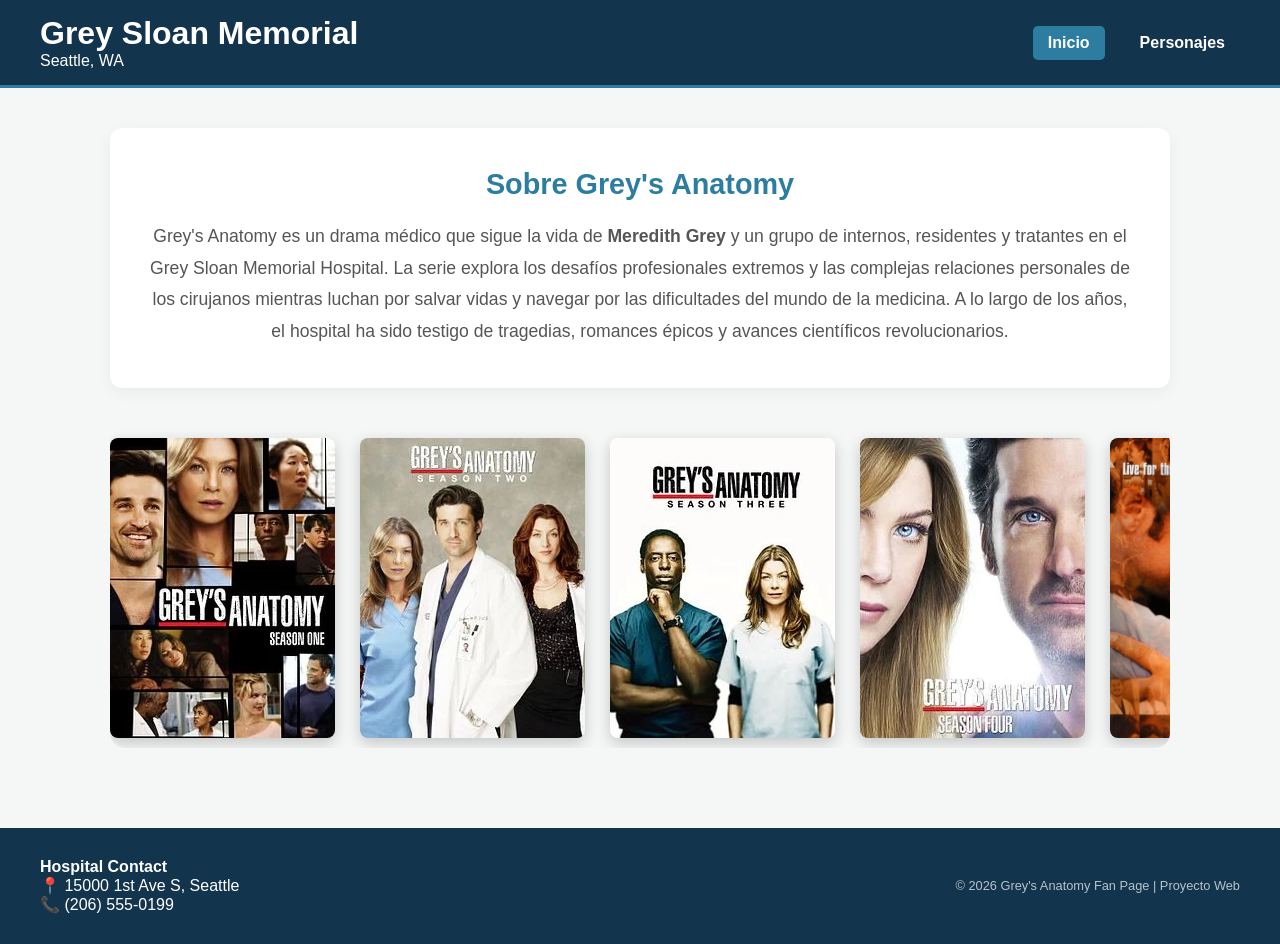
<file: Entreg adicional semana2/index.html>
<!DOCTYPE html>
<html lang="es">
<head>
    <meta charset="UTF-8">
    <meta name="viewport" content="width=device-width, initial-scale=1.0">
    <title>Grey Sloan Memorial - Inicio</title>
    <link rel="stylesheet" href="style.css">
</head>
<body>

    <header class="top-bar">
        <div class="logo">
            <h1>Grey Sloan Memorial</h1>
            <p>Seattle, WA</p>
        </div>
        <nav class="nav-menu">
            <a href="index.html" class="active">Inicio</a>
            <a href="personajes.html">Personajes</a>
        </nav>
    </header>

    <main class="main-content">
        <section class="summary-section">
            <h2>Sobre Grey's Anatomy</h2>
            <p>
                Grey's Anatomy es un drama médico que sigue la vida de <strong>Meredith Grey</strong> y un grupo de internos, residentes y tratantes en el Grey Sloan Memorial Hospital. La serie explora los desafíos profesionales extremos y las complejas relaciones personales de los cirujanos mientras luchan por salvar vidas y navegar por las dificultades del mundo de la medicina. A lo largo de los años, el hospital ha sido testigo de tragedias, romances épicos y avances científicos revolucionarios.
            </p>
        </section>

        <section class="carousel-container">
            <div class="carousel-track">
                <img src="Imagenes/temporadas/Temporada1.jpg" alt="Temporada 1">
                <img src="Imagenes/temporadas/Temporada2.jpg" alt="Temporada 2">
                <img src="Imagenes/temporadas/Temporada3.jpg" alt="Temporada 3">
                <img src="Imagenes/temporadas/Temporada4.jpg" alt="Temporada 4">
                <img src="Imagenes/temporadas/Temporada5.jpg" alt="Temporada 5">
                <img src="Imagenes/temporadas/Temporada6.jpg" alt="Temporada 6">
                <img src="Imagenes/temporadas/Temporada7.jpg" alt="Temporada 7">
                <img src="Imagenes/temporadas/Temporada8.jpg" alt="Temporada 8">
                <img src="Imagenes/temporadas/Temporada9.jpg" alt="Temporada 9">
                <img src="Imagenes/temporadas/Temporada10.jpg" alt="Temporada 10">
                <img src="Imagenes/temporadas/Temporada11.jpg" alt="Temporada 11">
                <img src="Imagenes/temporadas/Temporada12.jpg" alt="Temporada 12">
                <img src="Imagenes/temporadas/Temporada13.jpg" alt="Temporada 13">
                <img src="Imagenes/temporadas/Temporada14.jpg" alt="Temporada 14">
                <img src="Imagenes/temporadas/Temporada15.jpg" alt="Temporada 15">
                <img src="Imagenes/temporadas/Temporada16.jpg" alt="Temporada 16">
                <img src="Imagenes/temporadas/Temporada17.jpg" alt="Temporada 17">
                <img src="Imagenes/temporadas/Temporada18.jpg" alt="Temporada 18">
                <img src="Imagenes/temporadas/Temporada19.jpg" alt="Temporada 19">
                <img src="Imagenes/temporadas/Temporada20.jpg" alt="Temporada 20">
                <img src="Imagenes/temporadas/Temporada21.jpg" alt="Temporada 21">
                <img src="Imagenes/temporadas/Temporada22.jpg" alt="Temporada 22">

                <img src="Imagenes/temporadas/Temporada1.jpg" alt="Temporada 1">
                <img src="Imagenes/temporadas/Temporada2.jpg" alt="Temporada 2">
                <img src="Imagenes/temporadas/Temporada3.jpg" alt="Temporada 3">
                <img src="Imagenes/temporadas/Temporada4.jpg" alt="Temporada 4">
                <img src="Imagenes/temporadas/Temporada5.jpg" alt="Temporada 5">
                <img src="Imagenes/temporadas/Temporada6.jpg" alt="Temporada 6">
                <img src="Imagenes/temporadas/Temporada7.jpg" alt="Temporada 7">
                <img src="Imagenes/temporadas/Temporada8.jpg" alt="Temporada 8">
                <img src="Imagenes/temporadas/Temporada9.jpg" alt="Temporada 9">
                <img src="Imagenes/temporadas/Temporada10.jpg" alt="Temporada 10">
                <img src="Imagenes/temporadas/Temporada11.jpg" alt="Temporada 11">
                <img src="Imagenes/temporadas/Temporada12.jpg" alt="Temporada 12">
                <img src="Imagenes/temporadas/Temporada13.jpg" alt="Temporada 13">
                <img src="Imagenes/temporadas/Temporada14.jpg" alt="Temporada 14">
                <img src="Imagenes/temporadas/Temporada15.jpg" alt="Temporada 15">
                <img src="Imagenes/temporadas/Temporada16.jpg" alt="Temporada 16">
                <img src="Imagenes/temporadas/Temporada17.jpg" alt="Temporada 17">
                <img src="Imagenes/temporadas/Temporada18.jpg" alt="Temporada 18">
                <img src="Imagenes/temporadas/Temporada19.jpg" alt="Temporada 19">
                <img src="Imagenes/temporadas/Temporada20.jpg" alt="Temporada 20">
                <img src="Imagenes/temporadas/Temporada21.jpg" alt="Temporada 21">
                <img src="Imagenes/temporadas/Temporada22.jpg" alt="Temporada 22">
            </div>
        </section>
    </main>

    <footer class="footer">
        <div class="contact-info">
            <h4>Hospital Contact</h4>
            <p>📍 15000 1st Ave S, Seattle</p>
            <p>📞 (206) 555-0199</p>
        </div>
        <div class="footer-credits">
            <p>© 2026 Grey's Anatomy Fan Page | Proyecto Web</p>
        </div>
    </footer>

</body>
</html>
</file>
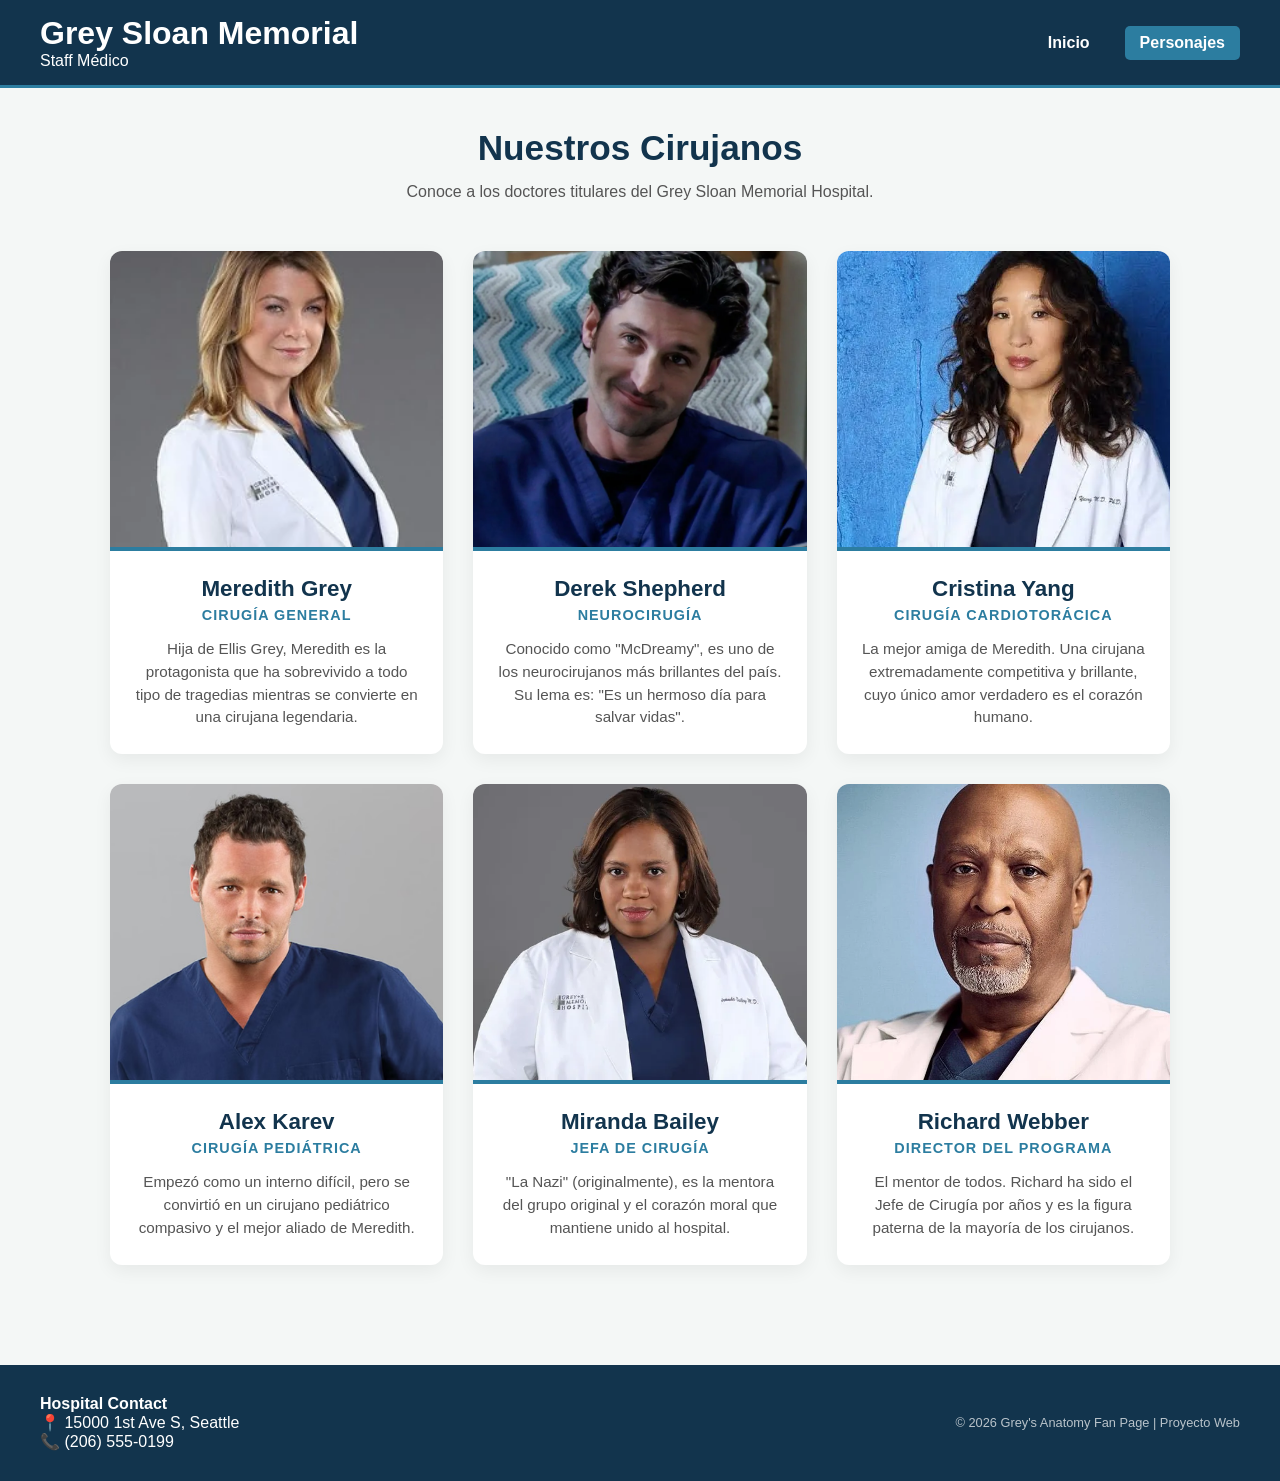
<file: Entreg adicional semana2/personajes.html>
<!DOCTYPE html>
<html lang="es">
<head>
    <meta charset="UTF-8">
    <meta name="viewport" content="width=device-width, initial-scale=1.0">
    <title>Staff Médico - Grey Sloan Memorial</title>
    <link rel="stylesheet" href="style.css">
</head>
<body>

    <header class="top-bar">
        <div class="logo">
            <h1>Grey Sloan Memorial</h1>
            <p>Staff Médico</p>
        </div>
        <nav class="nav-menu">
            <a href="index.html">Inicio</a>
            <a href="personajes.html" class="active">Personajes</a>
        </nav>
    </header>

    <main class="main-content">
        <h2 class="section-title">Nuestros Cirujanos</h2>
        <p style="text-align: center; margin-bottom: 30px; color: #555;">Conoce a los doctores titulares del Grey Sloan Memorial Hospital.</p>
        
        <div class="characters-grid">
            <div class="char-card">
                <div class="char-img meredith"></div>
                <div class="char-info">
                    <h3>Meredith Grey</h3>
                    <span class="specialty">Cirugía General</span>
                    <p>Hija de Ellis Grey, Meredith es la protagonista que ha sobrevivido a todo tipo de tragedias mientras se convierte en una cirujana legendaria.</p>
                </div>
            </div>

            <div class="char-card">
                <div class="char-img derek"></div>
                <div class="char-info">
                    <h3>Derek Shepherd</h3>
                    <span class="specialty">Neurocirugía</span>
                    <p>Conocido como "McDreamy", es uno de los neurocirujanos más brillantes del país. Su lema es: "Es un hermoso día para salvar vidas".</p>
                </div>
            </div>

            <div class="char-card">
                <div class="char-img cristina"></div>
                <div class="char-info">
                    <h3>Cristina Yang</h3>
                    <span class="specialty">Cirugía Cardiotorácica</span>
                    <p>La mejor amiga de Meredith. Una cirujana extremadamente competitiva y brillante, cuyo único amor verdadero es el corazón humano.</p>
                </div>
            </div>

            <div class="char-card">
                <div class="char-img alex"></div>
                <div class="char-info">
                    <h3>Alex Karev</h3>
                    <span class="specialty">Cirugía Pediátrica</span>
                    <p>Empezó como un interno difícil, pero se convirtió en un cirujano pediátrico compasivo y el mejor aliado de Meredith.</p>
                </div>
            </div>

            <div class="char-card">
                <div class="char-img bailey"></div>
                <div class="char-info">
                    <h3>Miranda Bailey</h3>
                    <span class="specialty">Jefa de Cirugía</span>
                    <p>"La Nazi" (originalmente), es la mentora del grupo original y el corazón moral que mantiene unido al hospital.</p>
                </div>
            </div>

            <div class="char-card">
                <div class="char-img richard"></div>
                <div class="char-info">
                    <h3>Richard Webber</h3>
                    <span class="specialty">Director del Programa</span>
                    <p>El mentor de todos. Richard ha sido el Jefe de Cirugía por años y es la figura paterna de la mayoría de los cirujanos.</p>
                </div>
            </div>
        </div>
    </main>

    <footer class="footer">
        <div class="contact-info">
            <h4>Hospital Contact</h4>
            <p>📍 15000 1st Ave S, Seattle</p>
            <p>📞 (206) 555-0199</p>
        </div>
        <div class="footer-credits">
            <p>© 2026 Grey's Anatomy Fan Page | Proyecto Web</p>
        </div>
    </footer>

</body>
</html>
</file>
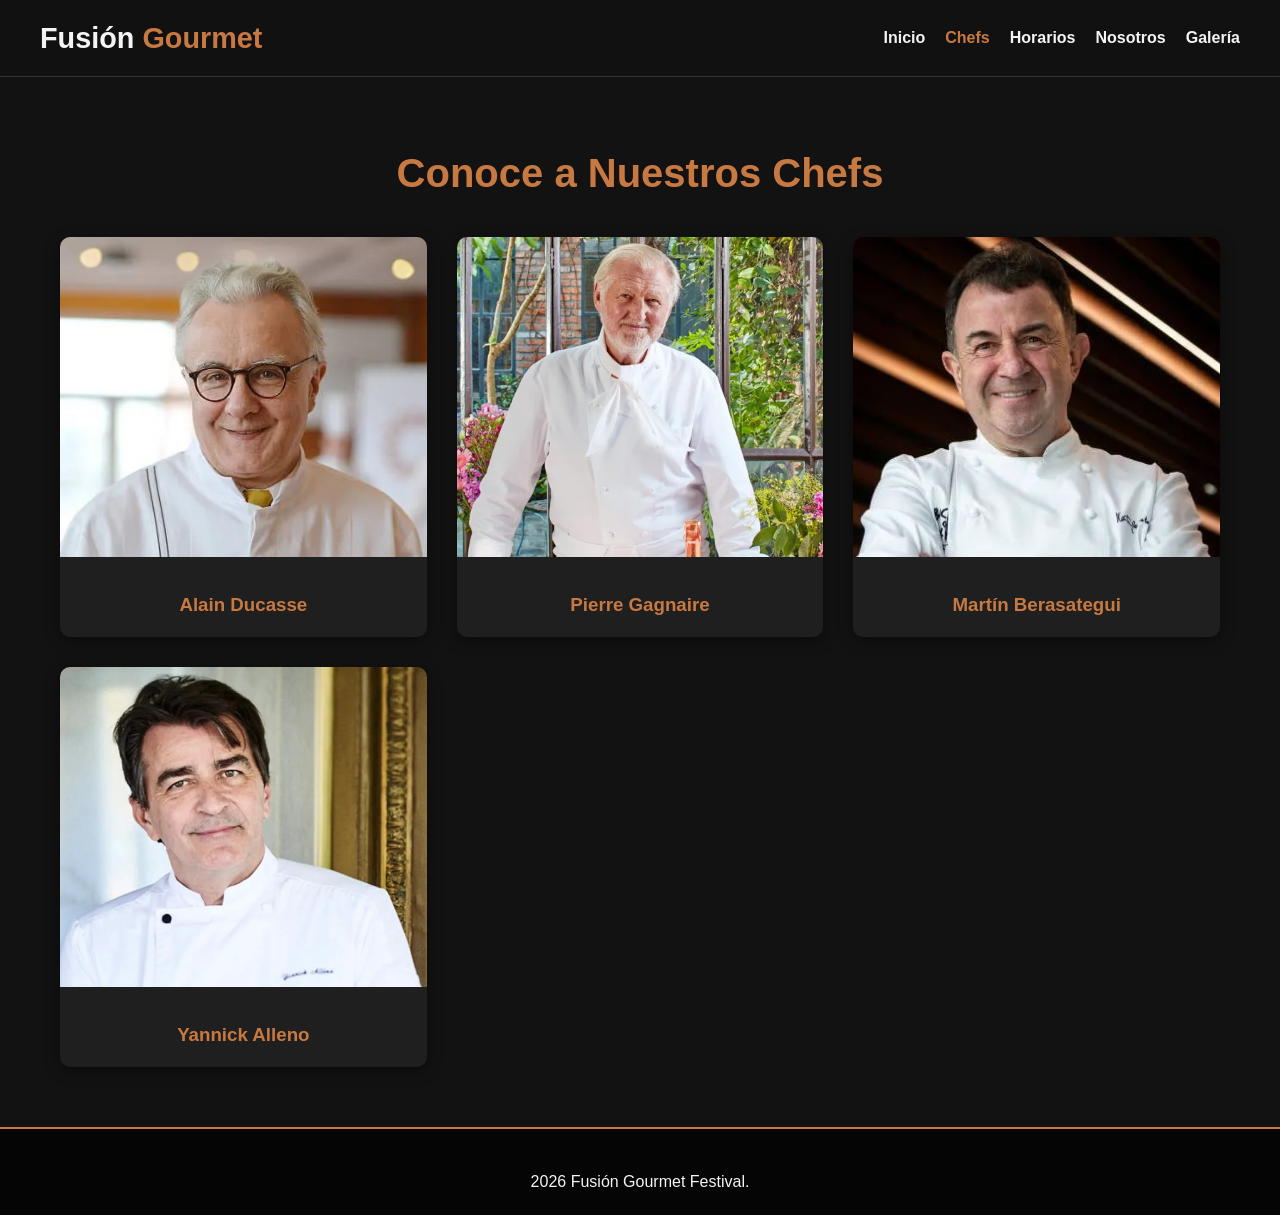
<file: Entrega semana3/chefs.html>
<!DOCTYPE html>
<html lang="es">
<head>
    <meta charset="UTF-8">
    <meta name="viewport" content="width=device-width, initial-scale=1.0">
    <title>Nuestros Chefs</title>
    <link rel="stylesheet" href="gourmet.css">
</head>
<body>
    <header class="main-header">
        <div class="logo">
            <h1>Fusión <span>Gourmet</span></h1>
        </div>
        <input type="checkbox" id="menu-to" class="menu-to">
        <label for="menu-to" class="hamburger">&#9776;</label>
            <nav class="main-nav">
                <ul>
                    <li><a href="festival.html">Inicio</a></li>
                    <li><a href="chefs.html" class="active">Chefs</a></li>
                    <li><a href="festival.html#events">Horarios</a></li>
                    <li><a href="festival.html#about">Nosotros</a></li>
                    <li><a href="festival.html#multimedia">Galería</a></li>
                </ul>
            </nav>
    </header>
    <main class="section-container">
        <h2 class="section-title">Conoce a Nuestros Chefs</h2>
        <section class="chefs-grid">
            
            <article class="flip-card">
                <div class="flip-card-inner">
                    <div class="flip-card-front">
                        <img src="Imagenes/chefs/Alain-Ducasse.jpg" alt="Chef Alain">
                        <h3>Alain Ducasse</h3>
                    </div>
                    <div class="flip-card-back">
                        <h3>Especialidad:</h3>
                        <p>Alta cocina francesa contemporánea, con una fuerte influencia de la cocina mediterránea.</p>
                        <p class="bio">Alain es el chef con más estrellas Michelin del mundo; con 20. Distribuidas en 13 restaurantes entre Francia, Reino Unido, Macao, Tailandia y Japón.</p>
                    </div>
                </div>
            </article>

            <article class="flip-card">
                <div class="flip-card-inner">
                    <div class="flip-card-front">
                        <img src="Imagenes/chefs/Pierre-Gagnaire.jpg" alt="Chef Pierre">
                        <h3>Pierre Gagnaire</h3>
                    </div>
                    <div class="flip-card-back">
                        <h3>Especialidad:</h3>
                        <p>Pionero de la cocina moderna y vanguardista</p>
                        <p class="bio">Uno de los papas de la gastronomía francesa. Dirige más de 20 locales repartidos por medio mundio y su casa madre, el mítico restaurante Pierre Gagnaire.</p>
                    </div>
                </div>
            </article>

            <article class="flip-card">
                <div class="flip-card-inner">
                    <div class="flip-card-front">
                        <img src="Imagenes/chefs/Martín-Berasategui.jpg" alt="Chef Martin">
                        <h3>Martín Berasategui</h3>
                    </div>
                    <div class="flip-card-back">
                        <h3>Especialidad:</h3>
                        <p>Cocina vasca de vanguardia.</p>
                        <p class="bio">Es el chef español con más estrellas y en sus cocinas se han formado algunos de los cocineros con más talento del país, como Paolo Casagrande.</p>
                    </div>
                </div>
            </article>
            <article class="flip-card">
                <div class="flip-card-inner">
                    <div class="flip-card-front">
                        <img src="Imagenes/chefs/Yannick-Alleno.jpg" alt="Chef Yannick">
                        <h3>Yannick Alleno</h3>
                    </div>
                    <div class="flip-card-back">
                        <h3>Especialidad:</h3>
                        <p>Reinventar las salsas tradicionales francesas.</p>
                        <p class="bio">Es conocido por reinventar la cocina francesa moderna y crear un estilo culinario verdaderamente personal.</p>
                    </div>
                </div>
            </article>

        </section>
    </main>

    <footer class="main-footer">
        <p>2026 Fusión Gourmet Festival.</p>
    </footer>

</body>
</html>
</file>
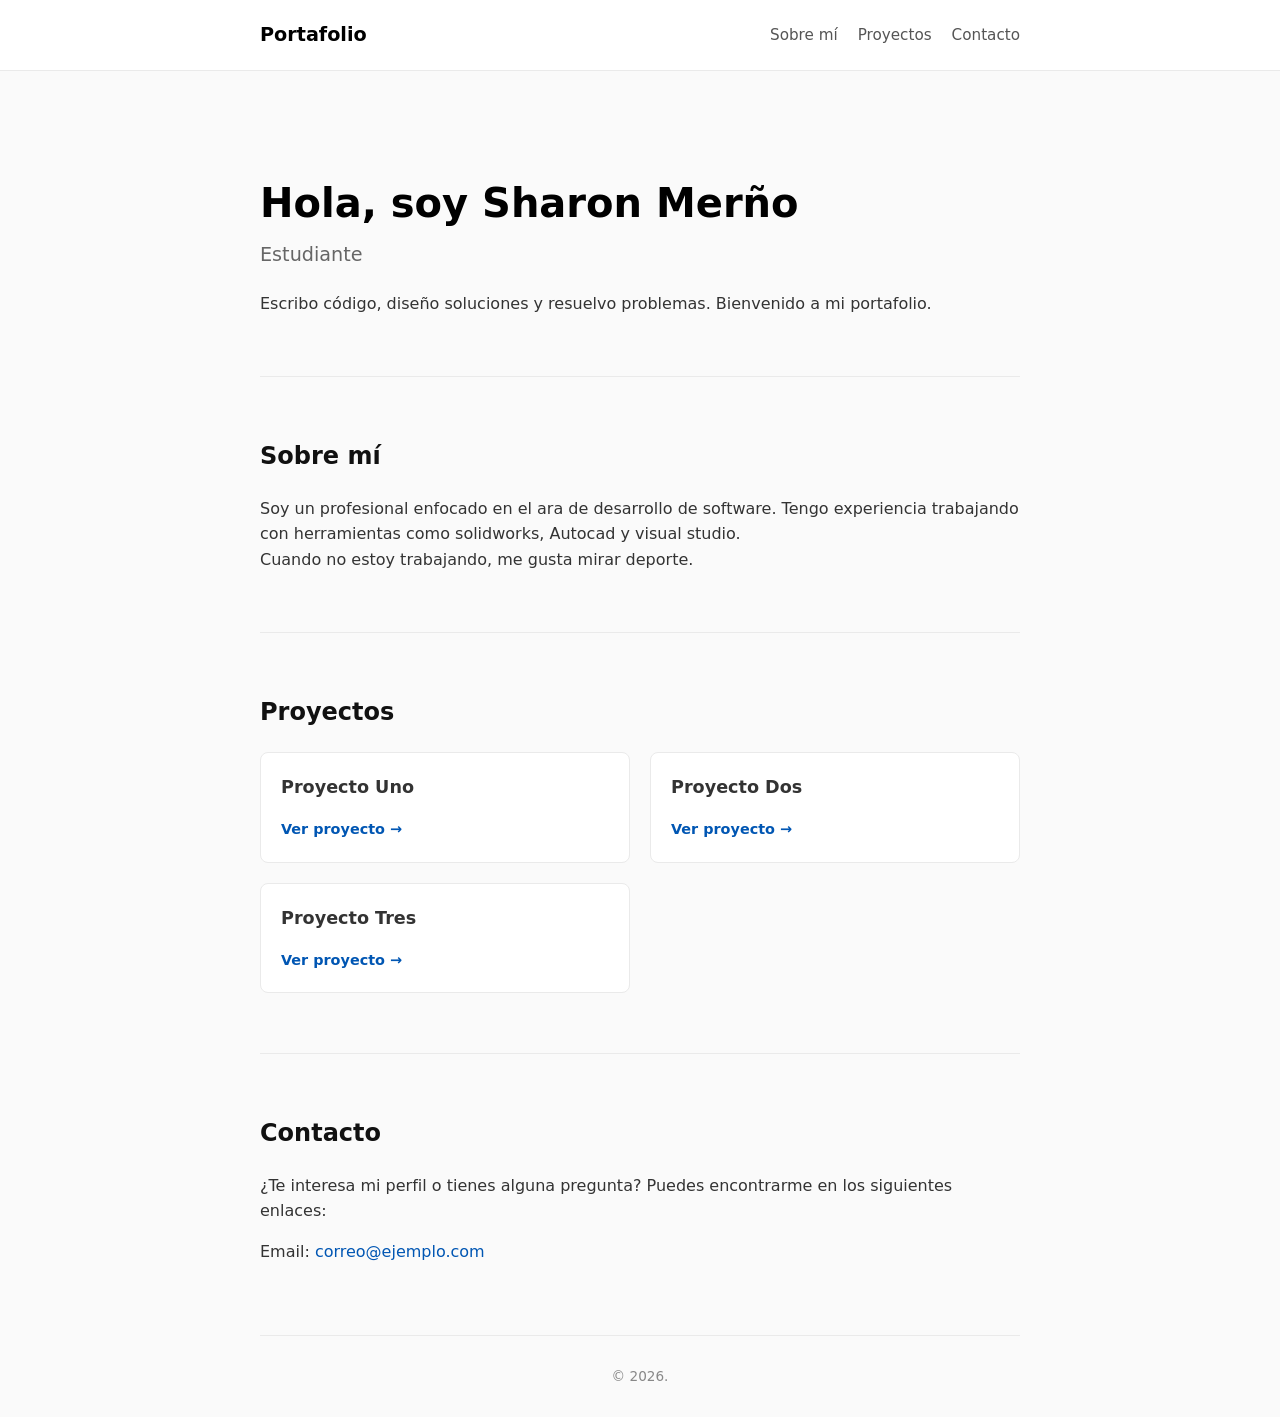
<file: Portafolio/Portafolio.html>
<!DOCTYPE html>
<html lang="es">
<head>
    <meta charset="UTF-8">
    <meta name="viewport" content="width=device-width, initial-scale=1.0">
    <title>Portafolio</title>
    <link rel="stylesheet" href="porti.css">
</head>
<body>
    <header>
        <div class="container nav-container">
            <a href="#" class="logo">Portafolio</a>
            <nav>
                <ul>
                    <li><a href="#sobre-mi">Sobre mí</a></li>
                    <li><a href="#proyectos">Proyectos</a></li>
                    <li><a href="#contacto">Contacto</a></li>
                </ul>
            </nav>
        </div>
    </header>

    <main class="container">
        <section id="inicio" class="hero">
            <h1>Hola, soy Sharon Merño</h1>
            <h2>Estudiante</h2>
            <p>Escribo código, diseño soluciones y resuelvo problemas. Bienvenido a mi portafolio.</p>
        </section>

        <section id="sobre-mi" class="section">
            <h2>Sobre mí</h2>
            <p>Soy un profesional enfocado en el ara de desarrollo de software. Tengo experiencia trabajando con herramientas como solidworks, Autocad y visual studio.</p>
            <p>Cuando no estoy trabajando, me gusta mirar deporte.</p>
        </section>

        <section id="proyectos" class="section">
            <h2>Proyectos</h2>
            <div class="grid-proyectos">
                <div class="proyecto">
                    <h3>Proyecto Uno</h3>
                    <p></p>
                    <a href="#">Ver proyecto &rarr;</a>
                </div>
                <div class="proyecto">
                    <h3>Proyecto Dos</h3>
                    <p></p>
                    <a href="#">Ver proyecto &rarr;</a>
                </div>
                <div class="proyecto">
                    <h3>Proyecto Tres</h3>
                    <p></p>
                    <a href="#">Ver proyecto &rarr;</a>
                </div>
            </div>
        </section>

        <section id="contacto" class="section">
            <h2>Contacto</h2>
            <p>¿Te interesa mi perfil o tienes alguna pregunta? Puedes encontrarme en los siguientes enlaces:</p>
            <ul class="contact-links">
                <li>Email: <a href="mailto:correo@ejemplo.com">correo@ejemplo.com</a></li>
            </ul>
        </section>
    </main>

    <footer>
        <div class="container">
            <p>&copy; 2026.</p>
        </div>
    </footer>
</body>
</html>
</file>
<file: Entreg adicional semana2/style.css>
/* VARIABLES */
:root {
    --primary: #12344d;    /* Azul Grey Sloan */
    --accent: #2c7da0;     /* Azul quirúrgico */
    --bg: #f4f7f6;
    --text: #333;
    --white: #ffffff;
    --red: #c0392b;
}

* {
    margin: 0;
    padding: 0;
    box-sizing: border-box;
    font-family: 'Helvetica Neue', Arial, sans-serif;
}

/* 1. GRID PRINCIPAL (1 Sola Columna ahora) */
body {
    display: grid;
    grid-template-columns: 1fr; /* Una sola columna que ocupa todo el ancho */
    grid-template-rows: auto 1fr auto; /* Topbar auto, Main flexible, Footer auto */
    grid-template-areas: 
        "header"
        "main"
        "footer";
    min-height: 100vh;
    background-color: var(--bg);
    color: var(--text);
}

.top-bar    { grid-area: header; }
.main-content { grid-area: main; }
.footer     { grid-area: footer; }

/* 2. HEADER (Flexbox) */
.top-bar {
    background-color: var(--primary);
    color: var(--white);
    padding: 15px 40px;
    display: flex;
    justify-content: space-between;
    align-items: center;
    border-bottom: 3px solid var(--accent);
}

.nav-menu {
    display: flex;
    gap: 20px;
}

.nav-menu a {
    color: white;
    text-decoration: none;
    font-weight: bold;
    padding: 8px 15px;
    border-radius: 5px;
    transition: 0.3s;
}

.nav-menu a.active, .nav-menu a:hover {
    background-color: var(--accent);
}

/* 3. MAIN CONTENT (Centrado) */
.main-content {
    padding: 40px 20px;
    max-width: 1100px; /* Evita que el contenido se estire demasiado en pantallas gigantes */
    margin: 0 auto;    /* Esto es lo que centra todo el bloque en la pantalla */
    width: 100%;
}

.section-title {
    margin-bottom: 15px;
    color: var(--primary);
    font-size: 2.2rem;
    text-align: center; /* Título centrado */
}

/* Sección de Resumen de la principal */
.summary-section {
    background: var(--white);
    padding: 40px;
    border-radius: 12px;
    box-shadow: 0 4px 15px rgba(0,0,0,0.05);
    margin-bottom: 40px;
    text-align: center; /* Texto descriptivo centrado */
}

.summary-section h2 { margin-bottom: 20px; color: var(--accent); font-size: 1.8rem; }
.summary-section p { line-height: 1.8; font-size: 1.1rem; color: #555; }

/* 4. CARRUSEL ANIMADO */
.carousel-container {
    width: 100%;
    height: 320px;
    overflow: hidden;
    border-radius: 15px;
    padding: 10px 0;
}

.carousel-track {
    display: flex;
    align-items: center;
    gap: 25px;
    width: max-content;
    height: 100%;
    animation: scroll-carousel 50s linear infinite;
}

.carousel-track:hover {
    animation-play-state: paused;
}

.carousel-track img {
    height: 100%;
    width: auto;
    border-radius: 8px;
    box-shadow: 0 5px 15px rgba(0,0,0,0.2);
    transition: transform 0.3s ease;
    object-fit: cover;
}

.carousel-track img:hover {
    transform: scale(1.05);
}

@keyframes scroll-carousel {
    0% { transform: translateX(0); }
    100% { transform: translateX(-50%); } 
}

/* 5. GRID DE PERSONAJES */
.characters-grid {
    display: grid;
    /* auto-fit centrará automáticamente las tarjetas en el espacio disponible */
    grid-template-columns: repeat(auto-fit, minmax(300px, 1fr));
    gap: 30px;
    padding: 20px 0;
}

.char-card {
    background: var(--white);
    border-radius: 12px;
    overflow: hidden;
    box-shadow: 0 6px 18px rgba(0,0,0,0.06);
    transition: transform 0.3s ease, box-shadow 0.3s ease;
    display: flex;
    flex-direction: column;
    text-align: center; /* Texto de las tarjetas centrado */
}

.char-card:hover {
    transform: translateY(-8px);
    box-shadow: 0 12px 25px rgba(0, 0, 0, 0.1);
}

.char-img {
    height: 300px; /* Alto de la foto */
    background-size: cover; /* Ajustar la imagen para cubrir todo el espacio */
    background-position: center; /* Centrar la imagen */
    background-repeat: no-repeat;
    border-bottom: 4px solid var(--accent);
}

.meredith {
    background-image: url('Imagenes/Meredith-Grey.jpg');
}
.derek { 
    background-image: url(Imagenes/Dereck.jpg);
}
.cristina {
    background-image: url(Imagenes/Cristina.jpg);
}
.alex {
    background-image: url(Imagenes/Alex.jpg);
}
.bailey {
    background-image: url(Imagenes/Miranda.jpg);
}
.richard {
    background-image: url(Imagenes/Richard.jpg);
}

.char-info {
    padding: 25px;
    flex-grow: 1; /* Para que l texto ocupe el espacio restante */
    display: flex;
    flex-direction: column;
    justify-content: space-between;
}

.char-info h3 { color: var(--primary); margin-bottom: 5px; font-size: 1.4rem; }

.specialty {
    display: inline-block;
    color: var(--accent);
    font-size: 0.9rem;
    font-weight: bold;
    margin-bottom: 15px;
    text-transform: uppercase;
    letter-spacing: 1px;
}

.char-info p { font-size: 0.95rem; color: #555; line-height: 1.5; }

/* 6. FOOTER (Flexbox) */
.footer {
    background-color: var(--primary);
    color: var(--white);
    padding: 30px 40px;
    display: flex;
    justify-content: space-between;
    align-items: center;
    flex-wrap: wrap;
    gap: 15px;
    margin-top: 40px;
}

.footer-credits { font-size: 0.8rem; opacity: 0.7; }

/* RESPONSIVE PANTALLAS PEQUEÑAS */
@media (max-width: 600px) {
    .top-bar { flex-direction: column; gap: 15px; text-align: center; }
    .footer { flex-direction: column; text-align: center; }
    .section-title{font-size: 1.8rem;}
}
</file>
<file: Entrega semana3/gourmet.css>
:root {
    --bg-dark: #121212;         /* Fondo principal oscuro */
    --bg-card: #1f1f1f;         /* Fondo para secciones resaltadas */
    --copper: #c87941;          /* Color cobre para acentos (botones, títulos) */
    --text-light: #f4f4f4;      /* Texto principal claro */
    --text-muted: #aaaaaa;      /* Texto secundario */
}

* {
    margin: 0;
    padding: 0;
    box-sizing: border-box; /* Evita que el padding aumente el tamaño de las cajas */
}

body {
    background-color: var(--bg-dark);
    color: var(--text-light);
    font-family: Arial, sans-serif; 
    line-height: 1.6;
}

/* Contenedor principal para centrar el contenido y dar márgenes laterales */
.container, .section-container {
    max-width: 1200px;
    margin: 0 auto;
    padding: 0 20px;
}

/* Clases para títulos */
.section-title {
    font-size: 2.5rem;
    color: var(--copper);
    text-align: center;
    margin-bottom: 2rem;
    padding-top: 4rem; /* Espacio superior para cada sección */
}

.main-header {
    background-color: rgba(18, 18, 18, 0.95);
    display: flex; /* Alinea logo y menú en la misma fila */
    justify-content: space-between; /* Envía el logo a la izq y el menú a la der */
    align-items: center; /* Centra verticalmente */
    padding: 15px 40px;
    position: sticky; /* Deja el menú fijo al hacer scroll */
    top: 0;
    z-index: 1000;
    border-bottom: 1px solid #333;
}

.logo h1 {
    font-size: 1.8rem;
    color: var(--text-light);
}

.logo span {
    color: var(--copper); /* Resalta la palabra Gourmet */
}

.logo p {
    font-size: 0.8rem;
    letter-spacing: 2px;
    color: var(--text-muted);
}

.menu-to {
    display: none; /* Esto oculta el cuadrito blanco siempre */
}

.hamburger {
    display: none; /* Oculta las 3 rayitas en PC */
    font-size: 2rem;
    color: var(--copper);
    cursor: pointer;
}
.main-nav ul {
    list-style: none;
    display: flex;
    gap: 20px; /* Separación entre los enlaces */
}

.main-nav a {
    text-decoration: none;
    color: var(--text-light);
    font-weight: bold;
    transition: color 0.3s;
}

.main-nav a:hover, .main-nav a.active {
    color: var(--copper);
}

.hero {
    height: 80vh; /* Ocupa el 80% de la altura de la pantalla */
    /* Fondo con gradiente oscuro y una imagen de fondo */
    background: linear-gradient(rgba(0,0,0,0.6), rgba(0,0,0,0.6)), url('Imagenes/fondo.jpg') center/cover;
    display: flex;
    justify-content: center;
    align-items: center;
    text-align: center;
}

.hero-content h2 {
    font-size: 3.5rem;
    margin-bottom: 10px;
}

.hero-content p {
    font-size: 1.2rem;
    margin-bottom: 30px;
    color: var(--copper);
}

.cta-button {
    background-color: var(--copper);
    color: #fff;
    padding: 12px 30px;
    text-decoration: none;
    border-radius: 5px;
    font-weight: bold;
    transition: transform 0.3s;
    display: inline-block;
}

.cta-button:hover {
    transform: scale(1.05); /* Efecto de crecimiento al pasar el mouse */
}

.table-responsive {
    overflow-x: auto; /* Permite scroll horizontal en móviles si la tabla es grande */
}

.schedule-table {
    width: 100%;
    border-collapse: collapse;
    background-color: var(--bg-card);
    margin-bottom: 40px;
}

.schedule-table th, .schedule-table td {
    padding: 15px;
    text-align: left;
    border-bottom: 1px solid #333;
}

.schedule-table th {
    background-color: var(--copper);
    color: white;
}

.buy-btn {
    background-color: transparent;
    border: 1px solid var(--copper);
    color: var(--copper);
    padding: 8px 15px;
    cursor: pointer;
    border-radius: 3px;
    transition: 0.3s;
}

.buy-btn:hover {
    background-color: var(--copper);
    color: white;
}

.about-flex {
    display: flex;
    align-items: center;
    gap: 40px; /* Separación entre el texto y la imagen */
    background-color: var(--bg-card);
    padding: 40px;
    border-radius: 10px;
    margin-bottom: 40px;
}

.about-text {
    flex: 1; /* Toma el 50% del espacio */
}

.about-image {
    flex: 1; /* Toma el 50% del espacio */
}

.about-image img {
    width: 100%;
    border-radius: 10px;
    box-shadow: 0 5px 15px rgba(0,0,0,0.5);
}

.philosophy-list {
    margin-top: 20px;
    padding-left: 20px;
    list-style-type: square;
}

.philosophy-list li {
    margin-bottom: 10px;
}

.philosophy-list strong {
    color: var(--copper);
}

.multimedia-grid {
    display: grid;
    /* Crea columnas dinámicas que se ajustan solas (mínimo 250px) */
    grid-template-columns: repeat(auto-fit, minmax(250px, 1fr));
    gap: 15px;
    margin-bottom: 60px;
}

.grid-item img {
    width: 100%;
    height: 250px;
    object-fit: cover; /* Recorta la imagen para que llene el cuadrado sin deformarse */
    border-radius: 5px;
    transition: transform 0.3s;
}

.grid-item img:hover {
    transform: scale(1.05); /* Efecto zoom en la galería */
}

.chefs-grid {
    display: grid;
    grid-template-columns: repeat(auto-fit, minmax(300px, 1fr));
    gap: 30px;
    margin-bottom: 60px;
}

/* Contenedor principal de la tarjeta. 
   'perspective' crea la ilusión de profundidad 3D al girar */
.flip-card {
    background-color: transparent;
    height: 400px;
    perspective: 1000px; 
}

/* Contenedor interno que contiene frente y reverso */
.flip-card-inner {
    position: relative;
    width: 100%;
    height: 100%;
    transition: transform 0.8s; /* Tiempo que tarda en dar la vuelta */
    transform-style: preserve-3d; /* Mantiene el 3D para los hijos */
}

/* Al pasar el mouse por la tarjeta, el contenedor interno gira 180 grados */
.flip-card:hover .flip-card-inner {
    transform: rotateY(180deg);
}

/* Estilos comunes para ambos lados de la tarjeta */
.flip-card-front, .flip-card-back {
    position: absolute;
    width: 100%;
    height: 100%;
    -webkit-backface-visibility: hidden; /* Oculta la parte trasera para Safari */
    backface-visibility: hidden; /* Oculta la "espalda" cuando la tarjeta gira */
    border-radius: 10px;
    overflow: hidden;
    box-shadow: 0 4px 15px rgba(0,0,0,0.4);
}

/* FRENTE de la tarjeta (La Foto) */
.flip-card-front {
    background-color: var(--bg-card);
}

.flip-card-front img {
    width: 100%;
    height: 80%;
    object-fit: cover;
}

.flip-card-front h3 {
    height: 20%;
    display: flex;
    justify-content: center;
    align-items: center;
    color: var(--copper);
}

/* REVERSO de la tarjeta (La Información) */
.flip-card-back {
    background-color: var(--copper);
    color: white;
    /* Inicia girada 180 grados hacia atrás */
    transform: rotateY(180deg);
    display: flex;
    flex-direction: column;
    justify-content: center;
    align-items: center;
    padding: 20px;
    text-align: center;
}

.flip-card-back h3 {
    margin-bottom: 15px;
    font-size: 1.5rem;
}

.main-footer {
    background-color: #050505;
    padding: 40px 0 20px 0;
    border-top: 2px solid var(--copper);
    text-align: center;
}

.footer-info, .footer-nav {
    text-align: center;
    margin-bottom: 20px;
}

.social-list {
    list-style: none;
    display: flex;
    justify-content: center;
    gap: 15px;
}

.social-list a {
    color: var(--copper);
    text-decoration: none;
}

.footer-bottom {
    text-align: center;
    font-size: 0.8rem;
    color: var(--text-muted);
    margin-top: 20px;
}

@media (max-width: 768px) {
    .main-header {
        flex-direction: column; /* Apila el logo y el menú verticalmente */
        padding: 15px;
    }

    /* Mostramos el ícono de hamburguesa en móviles */
    .hamburger {
        display: block; 
    }

    /* Ocultamos el menú por defecto y lo prepara para desplegarse */
    .main-nav {
        width: 100%;
        display: none; 
        margin-top: 15px;
    }

    .main-nav ul {
        margin-top: 15px;
        flex-wrap: wrap;
        justify-content: center;
    }

    /* Cuando el checkbox invisible está marcado, se muestra el menú */
    .menu-to:checked ~ .main-nav {
        display: block;
    }

    .about-flex {
        flex-direction: column; /* Apila texto e imagen en móviles */
    }
}
</file>
<file: Portafolio/porti.css>
/* Reseteo básico de márgenes */
* {
    margin: 0;
    padding: 0;
    box-sizing: border-box;
}

body {
    /* Usa la fuente por defecto del sistema (limpia y rápida) */
    font-family: system-ui, -apple-system, sans-serif;
    line-height: 1.6;
    color: #333;
    background-color: #fafafa;
}

/* Contenedor central */
.container {
    max-width: 800px;
    margin: 0 auto;
    padding: 0 20px;
}

/* Cabecera y Navegación */
header {
    background-color: #ffffff;
    border-bottom: 1px solid #eaeaea;
    position: sticky;
    top: 0;
}

.nav-container {
    display: flex;
    justify-content: space-between;
    align-items: center;
    height: 70px;
}

.logo {
    font-size: 1.2rem;
    font-weight: bold;
    text-decoration: none;
    color: #000;
}

nav ul {
    list-style: none;
    display: flex;
    gap: 20px;
}

nav a {
    text-decoration: none;
    color: #555;
    font-size: 0.95rem;
}

nav a:hover {
    color: #000;
}

/* Espaciado de las secciones */
.section {
    padding: 60px 0;
    border-bottom: 1px solid #eaeaea;
}

.section h2 {
    margin-bottom: 20px;
    font-size: 1.5rem;
    color: #111;
}

/* Sección de Inicio (Hero) */
.hero {
    padding: 100px 0 60px;
    border-bottom: 1px solid #eaeaea;
}

.hero h1 {
    font-size: 2.5rem;
    color: #000;
    margin-bottom: 5px;
}

.hero h2 {
    font-size: 1.2rem;
    color: #666;
    font-weight: normal;
    margin-bottom: 20px;
}

/* Proyectos en cuadrícula (Grid) */
.grid-proyectos {
    display: grid;
    /* Se adapta automáticamente al tamaño de la pantalla */
    grid-template-columns: repeat(auto-fit, minmax(250px, 1fr));
    gap: 20px;
}

.proyecto {
    background: #ffffff;
    border: 1px solid #eaeaea;
    padding: 20px;
    border-radius: 8px;
}

.proyecto h3 {
    font-size: 1.1rem;
    margin-bottom: 10px;
}

.proyecto p {
    color: #555;
    font-size: 0.9rem;
    margin-bottom: 15px;
}

.proyecto a {
    color: #0056b3;
    text-decoration: none;
    font-weight: 600;
    font-size: 0.9rem;
}

.proyecto a:hover {
    text-decoration: underline;
}

/* Enlaces de contacto */
.contact-links {
    list-style: none;
    margin-top: 15px;
}

.contact-links li {
    margin-bottom: 10px;
}

.contact-links a {
    color: #0056b3;
    text-decoration: none;
}

.contact-links a:hover {
    text-decoration: underline;
}

/* Pie de página */
footer {
    text-align: center;
    padding: 30px 0;
    color: #888;
    font-size: 0.85rem;
}

/* Ajustes para teléfonos móviles */
@media (max-width: 600px) {
    .nav-container {
        flex-direction: column;
        justify-content: center;
        gap: 15px;
        height: auto;
        padding: 15px 0;
    }
    
    .hero h1 {
        font-size: 2rem;
    }
}
</file>
